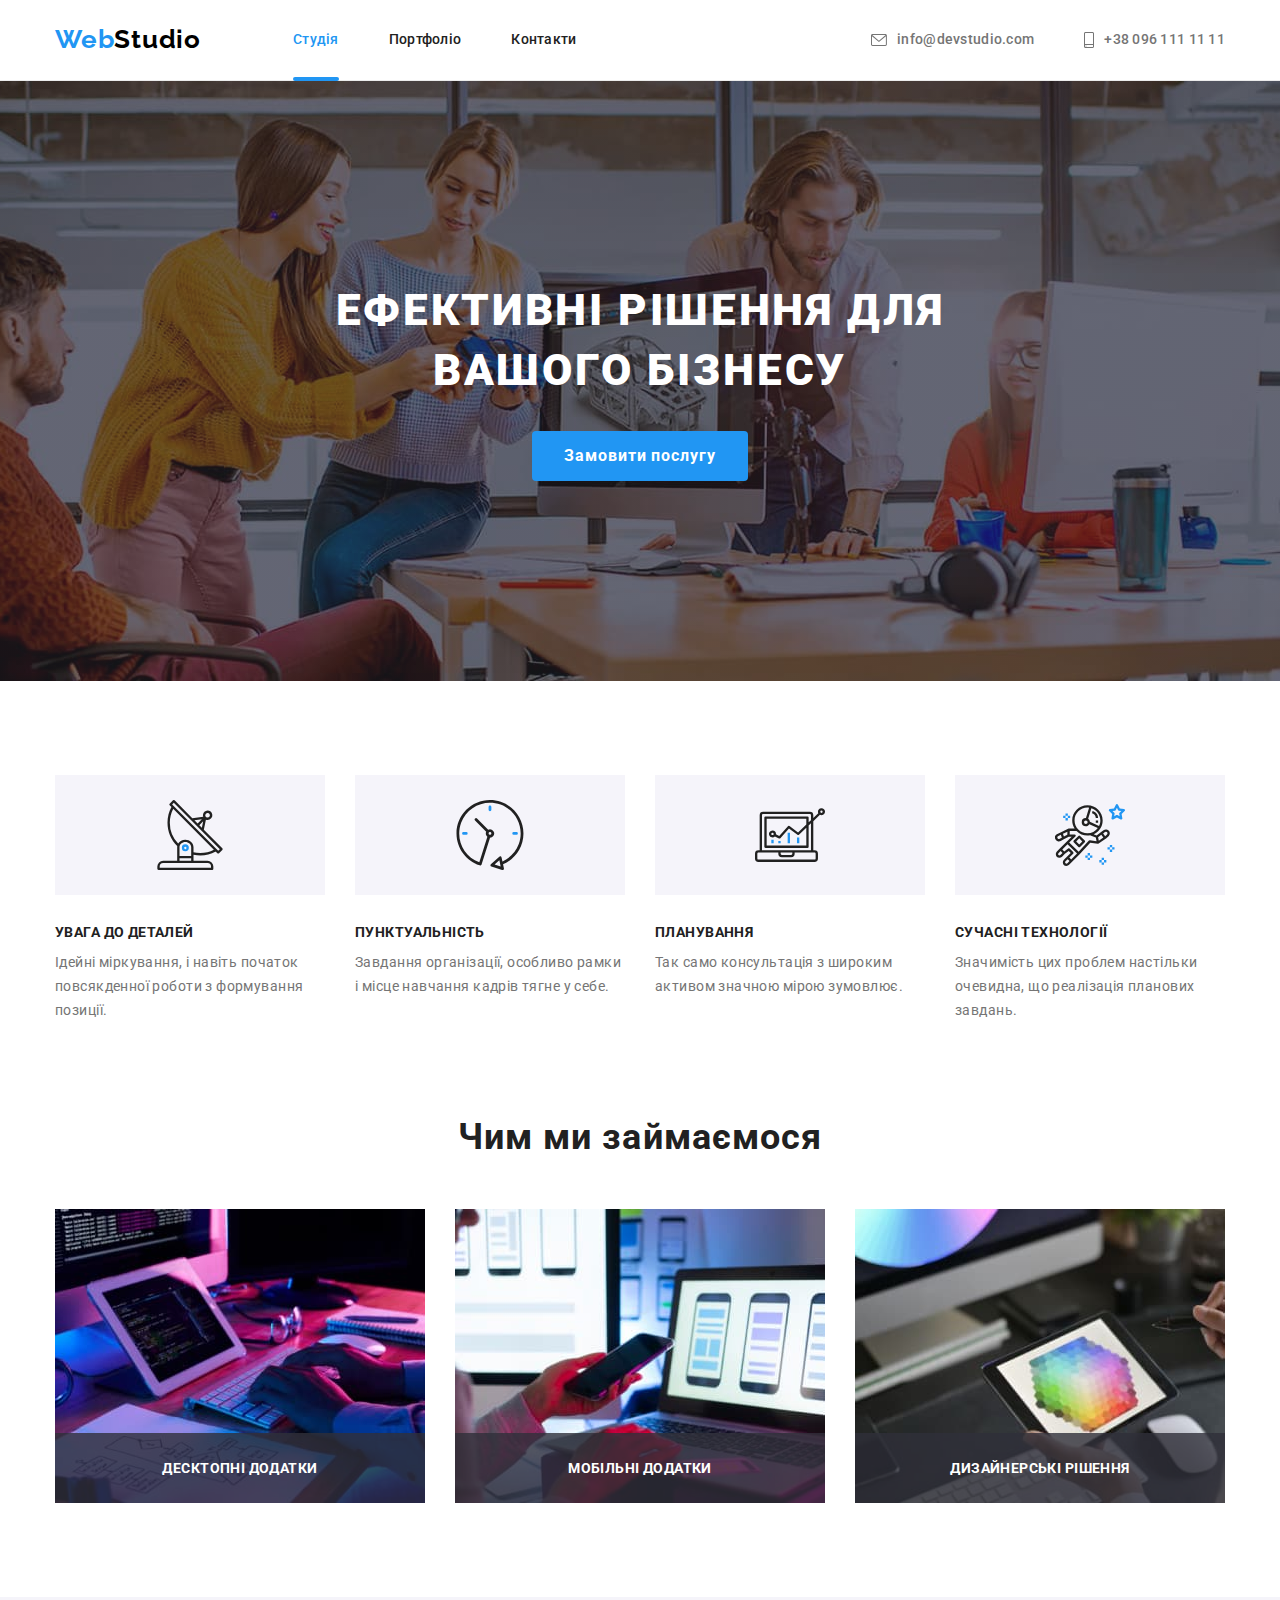
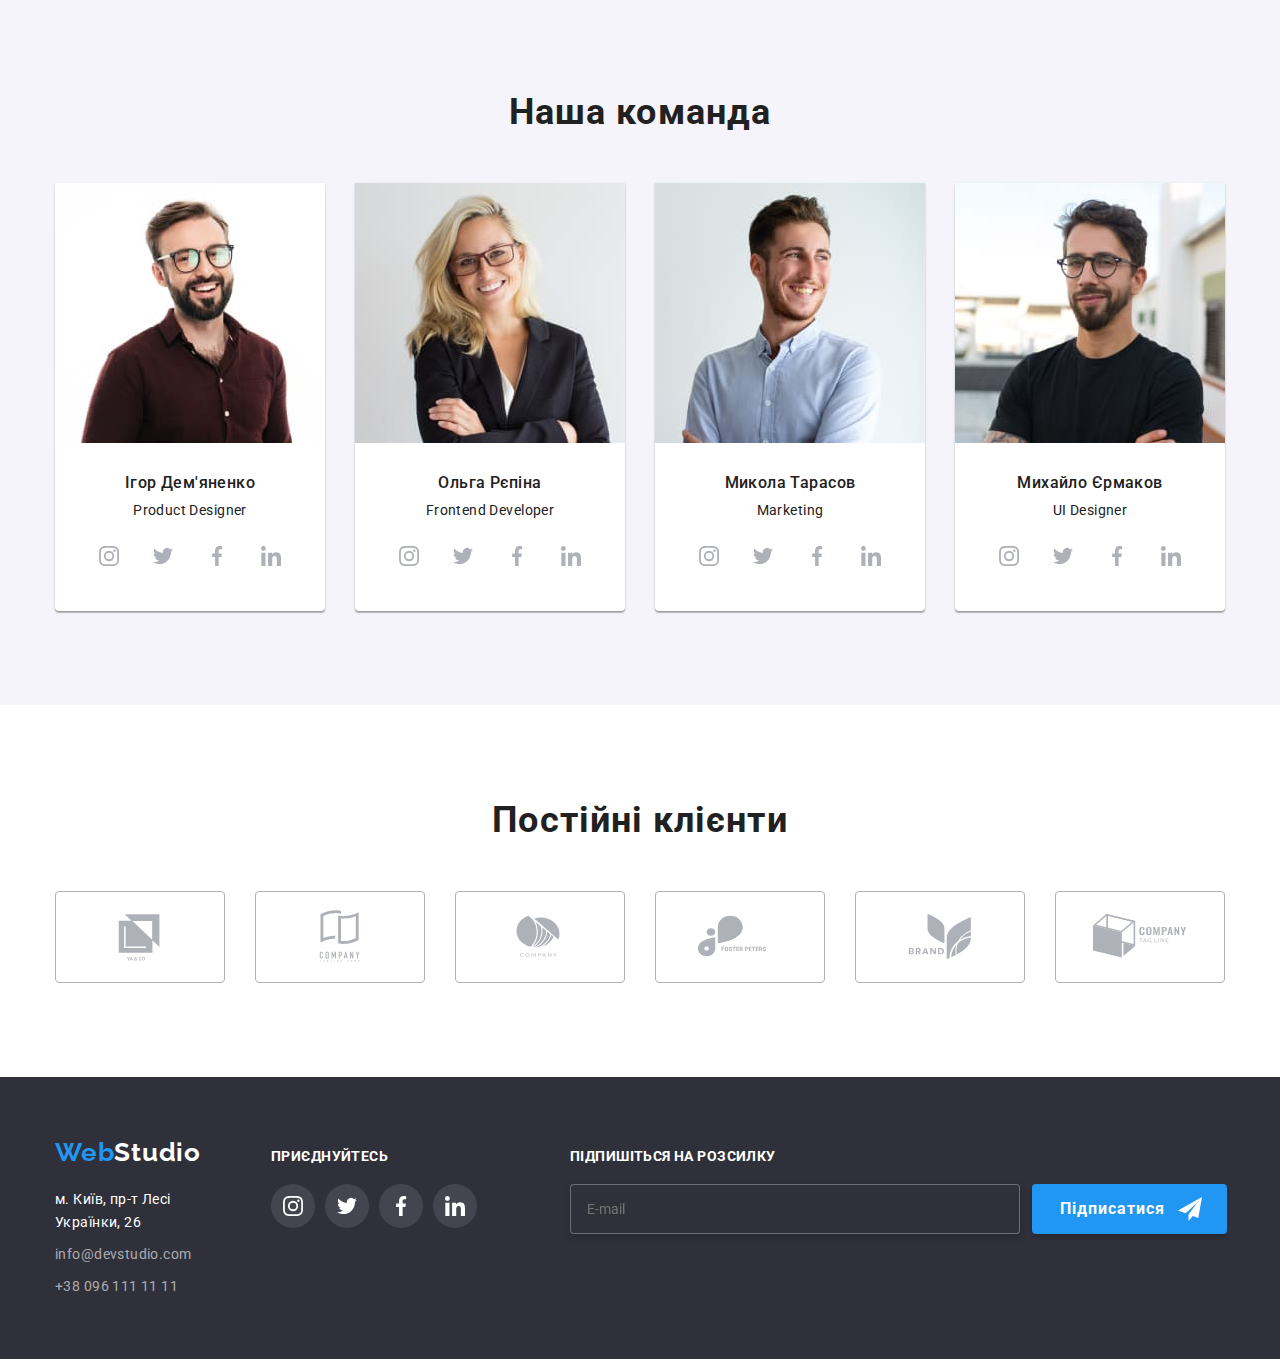
<file: index.html>
<!DOCTYPE html>
<html lang="uk">
  <head>
    <meta charset="UTF-8" />
    <meta http-equiv="X-UA-Compatible" content="IE=edge" />
    <meta name="viewport" content="width=device-width, initial-scale=1.0" />
    <title>WebStudio</title>
    <link
      href="https://fonts.googleapis.com/css2?family=Raleway:wght@700&family=Roboto:wght@400;500;700;900&display=swap"
      rel="stylesheet"
    />
    <link
      rel="stylesheet"
      href="https://cdnjs.cloudflare.com/ajax/libs/modern-normalize/1.1.0/modern-normalize.min.css"
    />
    <link rel="stylesheet" href="./css/main.min.css" />
  </head>
  <body>
    <header class="page-header">
      <div class="container main__nav">
        <div class="box main__nav">
          <a class="logo link" href="./index.html"
            >Web<span class="studio">Studio</span></a
          >
          <nav>
            <ul class="site-nav list">
              <li class="site-nav__item">
                <a class="site-nav__link link current" href="./index.html"
                  >Студія</a
                >
              </li>
              <li class="site-nav__item">
                <a class="site-nav__link link" href="./portfolio.html"
                  >Портфоліо</a
                >
              </li>
              <li class="site-nav__item">
                <a class="site-nav__link link" href="#">Контакти</a>
              </li>
            </ul>
          </nav>
        </div>

        <div class="box main__nav">
          <ul class="contacts-list list">
            <li class="contacts-list__item">
              <a
                href="mailto:info@devstudio.com"
                class="contacts-list__link link"
              >
                <svg class="mail-soc-icon" width="16" height="12">
                  <use href="./images/symbol-defs.svg#icon-envelope"></use>
                </svg>
                info@devstudio.com
              </a>
            </li>
            <li class="contacts-list__item">
              <a href="tel:+380961111111" class="contacts-list__link link">
                <svg class="tel-soc-icon" width="10" height="16">
                  <use href="./images/symbol-defs.svg#icon-smartphone"></use>
                </svg>
                +38 096 111 11 11</a
              >
            </li>
          </ul>
        </div>
        <button type="button" class="menu-btn" data-menu-open>
          <svg width="40" height="40" aria-label="Перемикач мобільного меню">
            <use
              class="icon-menu-btn"
              href="./images/icons.svg#icon-menu-btn"
            ></use>
          </svg>
        </button>
      </div>

      <div class="mob-menu is-hidden" data-menu>
        <div class="container">
          <div class="mob-menu-top">
            <button type="button" class="close-menu-btn" data-menu-close>
              <svg width="40" height="40">
                <use
                  class="icon-close-menu-btn"
                  href="./images/symbol-defs.svg#icon-close"
                ></use>
              </svg>
            </button>
            <ul class="mob-menu-nav list">
              <li class="mob-menu-nav__item">
                <a class="mob-menu-nav__link link current" href="./index.html"
                  >Студія</a
                >
              </li>
              <li class="mob-menu-nav__item">
                <a class="mob-menu-nav__link link" href="./portfolio.html"
                  >Портфоліо</a
                >
              </li>
              <li class="mob-menu-nav__item">
                <a class="mob-menu-nav__link link" href="#">Контакти</a>
              </li>
            </ul>
          </div>
          <div class="mob-menu-bottom">
            <ul class="contacts-mob-menu list">
              <li class="contacts-mob-menu__item">
                <a href="tel:+380961111111" class="contacts-mob-tel__link link">
                  +38 096 111 11 11</a
                >
              </li>
              <li class="contacts-mob-menu__item">
                <a
                  href="mailto:info@devstudio.com"
                  class="contacts-mob__link link"
                >
                  info@devstudio.com
                </a>
              </li>
            </ul>
            <ul class="mob-soc-list list">
              <li class="mob-soc-item">
                <a href="" class="mob-soc-link link">Instagram</a>
                <span class="line"></span>
              </li>
              <li class="mob-soc-item">
                <a href="" class="mob-soc-link link">Twitter</a
                ><span class="line"></span>
              </li>
              <li class="mob-soc-item">
                <a href="" class="mob-soc-link link">Facebook</a
                ><span class="line"></span>
              </li>
              <li class="mob-soc-item">
                <a href="" class="mob-soc-link link">LinkedIn</a>
              </li>
            </ul>
          </div>
        </div>
      </div>
    </header>

    <main>
      <section class="hero">
        <h1 class="hero-title">Ефективні рішення для вашого бізнесу</h1>
        <button data-modal-open type="button" class="modal-btn">
          Замовити послугу
        </button>
      </section>

      <section class="features">
        <div class="container">
          <h2 class="visually-hidden">Наші переваги</h2>
          <ul class="features__list list">
            <li class="features__item list">
              <div class="features__thumb">
                <svg class="features__icon" width="70" height="70">
                  <use href="./images/symbol-defs.svg#icon-antenna"></use>
                </svg>
              </div>
              <h3 class="features__title">Увага до деталей</h3>
              <p class="features__text">
                Ідейні міркування, і навіть початок повсякденної роботи з
                формування позиції.
              </p>
            </li>
            <li class="features__item list">
              <div class="features__thumb">
                <svg class="features__icon" width="70" height="70">
                  <use href="./images/symbol-defs.svg#icon-clock"></use>
                </svg>
              </div>
              <h3 class="features__title">Пунктуальність</h3>
              <p class="features__text">
                Завдання організації, особливо рамки і місце навчання кадрів
                тягне у себе.
              </p>
            </li>
            <li class="features__item list">
              <div class="features__thumb">
                <svg class="features__icon" width="70" height="70">
                  <use href="./images/symbol-defs.svg#icon-diagram"></use>
                </svg>
              </div>
              <h3 class="features__title">Планування</h3>
              <p class="features__text">
                Так само консультація з широким активом значною мірою зумовлює.
              </p>
            </li>
            <li class="features__item list">
              <div class="features__thumb">
                <svg class="features__icon" width="70" height="70">
                  <use href="./images/symbol-defs.svg#icon-astronaut"></use>
                </svg>
              </div>
              <h3 class="features__title">Сучасні технології</h3>
              <p class="features__text">
                Значимість цих проблем настільки очевидна, що реалізація
                планових завдань.
              </p>
            </li>
          </ul>
        </div>
      </section>

      <section class="work">
        <div class="container">
          <h2 class="work-title">Чим ми займаємося</h2>
          <ul class="work-list">
            <li class="work-item list">
              <img
                srcset="./images/img.jpg 1x, ./images/img@2x.jpg 2x"
                src="./images/img.jpg"
                alt="Людина набирає текст на клавіатурі"
                width="370"
              />
              <div class="activity-1">
                <p class="activity-text">Десктопні додатки</p>
              </div>
            </li>
            <li class="work-item list">
              <img
                srcset="./images/img1.jpg 1x, ./images/img1@2x.jpg 2x"
                src="./images/img1.jpg"
                alt="Людина працює на ноутбуці"
                width="370"
              />
              <div class="activity-2">
                <p class="activity-text">Мобільні додатки</p>
              </div>
            </li>
            <li class="work-item list">
              <img
                srcset="./images/img2.jpg 1x, ./images/img2@2x.jpg 2x"
                src="./images/img2.jpg"
                alt="Людина працює на планшеті з кольоровою палітрою"
                width="370"
              />
              <div class="activity-3">
                <p class="activity-text">Дизайнерські рішення</p>
              </div>
            </li>
          </ul>
        </div>
      </section>

      <section class="team">
        <div class="container">
          <h2 class="team-title">Наша команда</h2>
          <ul class="team-list">
            <li class="list team-item">
              <picture>
                <source
                  srcset="./images/man-desk.jpg 1x, ./images/man-desk@2x.jpg 2x"
                  media="(min-width: 1200px)"
                />
                <source
                  srcset="./images/man-tab.jpg 1x, ./images/man-tab@2x.jpg 2x"
                  media="(min-width: 768px)"
                />
                <source
                  srcset="./images/man-mob.jpg 1x, ./images/man-mob@2x.jpg 2x"
                  media="(max-width: 767px)"
                />
                <img
                  src="./images/man-desk.jpg"
                  alt="Ігор Дем'яненко"
                  width="270"
                />
              </picture>

              <div class="team-box">
                <h3 class="subtitle-team">Ігор Дем'яненко</h3>
                <p lang="en" class="text">Product Designer</p>
                <ul class="team-soc-list list">
                  <li class="team-soc-item">
                    <a href="" class="team-soc-link"
                      ><svg class="soc-icon" width="20" height="20">
                        <use
                          href="./images/symbol-defs.svg#icon-instagram"
                        ></use>
                      </svg>
                    </a>
                  </li>
                  <li class="team-soc-item">
                    <a href="" class="team-soc-link"
                      ><svg class="soc-icon" width="20" height="20">
                        <use href="./images/symbol-defs.svg#icon-twitter"></use>
                      </svg>
                    </a>
                  </li>
                  <li class="team-soc-item">
                    <a href="" class="team-soc-link"
                      ><svg class="soc-icon" width="20" height="20">
                        <use
                          href="./images/symbol-defs.svg#icon-facebook"
                        ></use>
                      </svg>
                    </a>
                  </li>
                  <li class="team-soc-item">
                    <a href="" class="team-soc-link"
                      ><svg class="soc-icon" width="20" height="20">
                        <use
                          href="./images/symbol-defs.svg#icon-linkedin"
                        ></use>
                      </svg>
                    </a>
                  </li>
                </ul>
              </div>
            </li>
            <li class="list team-item">
              <picture>
                <source
                  srcset="
                    ./images/woman-desk.jpg    1x,
                    ./images/woman-desk@2x.jpg 2x
                  "
                  media="(min-width: 1200px)"
                />
                <source
                  srcset="
                    ./images/woman-tab.jpg    1x,
                    ./images/woman-tab@2x.jpg 2x
                  "
                  media="(min-width: 768px)"
                />
                <source
                  srcset="
                    ./images/woman-mob.jpg    1x,
                    ./images/woman-mob@2x.jpg 2x
                  "
                  media="(max-width: 767px)"
                />
                <img
                  src="./images/woman-desk.jpg"
                  alt="Ольга Рєпіна"
                  width="270"
                />
              </picture>

              <div class="team-box">
                <h3 class="subtitle-team">Ольга Рєпіна</h3>
                <p lang="en" class="text">Frontend Developer</p>
                <ul class="team-soc-list list">
                  <li class="team-soc-item">
                    <a href="" class="team-soc-link"
                      ><svg class="soc-icon" width="20" height="20">
                        <use
                          href="./images/symbol-defs.svg#icon-instagram"
                        ></use>
                      </svg>
                    </a>
                  </li>
                  <li class="team-soc-item">
                    <a href="" class="team-soc-link"
                      ><svg class="soc-icon" width="20" height="20">
                        <use href="./images/symbol-defs.svg#icon-twitter"></use>
                      </svg>
                    </a>
                  </li>
                  <li class="team-soc-item">
                    <a href="" class="team-soc-link"
                      ><svg class="soc-icon" width="20" height="20">
                        <use
                          href="./images/symbol-defs.svg#icon-facebook"
                        ></use>
                      </svg>
                    </a>
                  </li>
                  <li class="team-soc-item">
                    <a href="" class="team-soc-link"
                      ><svg class="soc-icon" width="20" height="20">
                        <use
                          href="./images/symbol-defs.svg#icon-linkedin"
                        ></use>
                      </svg>
                    </a>
                  </li>
                </ul>
              </div>
            </li>
            <li class="list team-item">
              <picture>
                <source
                  srcset="
                    ./images/man1-desk.jpg    1x,
                    ./images/man1-desk@2x.jpg 2x
                  "
                  media="(min-width: 1200px)"
                />
                <source
                  srcset="./images/man1-tab.jpg 1x, ./images/man1-tab@2x.jpg 2x"
                  media="(min-width: 768px)"
                />
                <source
                  srcset="./images/man1-mob.jpg 1x, ./images/man1-mob@2x.jpg 2x"
                  media="(max-width: 767px)"
                />
                <img
                  src="./images/man1-desk.jpg"
                  alt="Микола Тарасов"
                  width="270"
                />
              </picture>

              <div class="team-box">
                <h3 class="subtitle-team">Микола Тарасов</h3>
                <p lang="en" class="text">Marketing</p>
                <ul class="team-soc-list list">
                  <li class="team-soc-item">
                    <a href="" class="team-soc-link"
                      ><svg class="soc-icon" width="20" height="20">
                        <use
                          href="./images/symbol-defs.svg#icon-instagram"
                        ></use>
                      </svg>
                    </a>
                  </li>
                  <li class="team-soc-item">
                    <a href="" class="team-soc-link"
                      ><svg class="soc-icon" width="20" height="20">
                        <use href="./images/symbol-defs.svg#icon-twitter"></use>
                      </svg>
                    </a>
                  </li>
                  <li class="team-soc-item">
                    <a href="" class="team-soc-link"
                      ><svg class="soc-icon" width="20" height="20">
                        <use
                          href="./images/symbol-defs.svg#icon-facebook"
                        ></use>
                      </svg>
                    </a>
                  </li>
                  <li class="team-soc-item">
                    <a href="" class="team-soc-link"
                      ><svg class="soc-icon" width="20" height="20">
                        <use
                          href="./images/symbol-defs.svg#icon-linkedin"
                        ></use>
                      </svg>
                    </a>
                  </li>
                </ul>
              </div>
            </li>
            <li class="list team-item">
              <picture>
                <source
                  srcset="
                    ./images/man2-desk.jpg    1x,
                    ./images/man2-desk@2x.jpg 2x
                  "
                  media="(min-width: 1200px)"
                />
                <source
                  srcset="./images/man2-tab.jpg 1x, ./images/man2-tab@2x.jpg 2x"
                  media="(min-width: 768px)"
                />
                <source
                  srcset="./images/man2-mob.jpg 1x, ./images/man2-mob@2x.jpg 2x"
                  media="(max-width: 767px)"
                />
                <img
                  src="./images/man2-desk.jpg"
                  alt="Михайло Єрмаков"
                  width="270"
                />
              </picture>

              <div class="team-box">
                <h3 class="subtitle-team">Михайло Єрмаков</h3>
                <p lang="en" class="text">UI Designer</p>
                <ul class="team-soc-list list">
                  <li class="team-soc-item">
                    <a href="" class="team-soc-link"
                      ><svg class="soc-icon" width="20" height="20">
                        <use
                          href="./images/symbol-defs.svg#icon-instagram"
                        ></use>
                      </svg>
                    </a>
                  </li>
                  <li class="team-soc-item">
                    <a href="" class="team-soc-link"
                      ><svg class="soc-icon" width="20" height="20">
                        <use href="./images/symbol-defs.svg#icon-twitter"></use>
                      </svg>
                    </a>
                  </li>
                  <li class="team-soc-item">
                    <a href="" class="team-soc-link"
                      ><svg class="soc-icon" width="20" height="20">
                        <use
                          href="./images/symbol-defs.svg#icon-facebook"
                        ></use>
                      </svg>
                    </a>
                  </li>
                  <li class="team-soc-item">
                    <a href="" class="team-soc-link"
                      ><svg class="soc-icon" width="20" height="20">
                        <use
                          href="./images/symbol-defs.svg#icon-linkedin"
                        ></use>
                      </svg>
                    </a>
                  </li>
                </ul>
              </div>
            </li>
          </ul>
        </div>
      </section>

      <section class="clients">
        <div class="container">
          <h2 class="clients__title">Постійні клієнти</h2>
          <ul class="clients__list list">
            <li class="clients__item">
              <a class="clients__link" href=""
                ><svg class="clients__icon" width="106" height="60">
                  <use href="./images/symbol-defs.svg#icon-Client-2"></use>
                </svg>
              </a>
            </li>
            <li class="clients__item">
              <a class="clients__link" href=""
                ><svg class="clients__icon" width="106" height="60">
                  <use href="./images/symbol-defs.svg#icon-Client-1"></use>
                </svg>
              </a>
            </li>
            <li class="clients__item">
              <a class="clients__link" href=""
                ><svg class="clients__icon" width="106" height="60">
                  <use href="./images/symbol-defs.svg#icon-Client-3"></use>
                </svg>
              </a>
            </li>
            <li class="clients__item">
              <a class="clients__link" href=""
                ><svg class="clients__icon" width="106" height="60">
                  <use href="./images/symbol-defs.svg#icon-Client-4"></use>
                </svg>
              </a>
            </li>
            <li class="clients__item">
              <a class="clients__link" href=""
                ><svg class="clients__icon" width="106" height="60">
                  <use href="./images/symbol-defs.svg#icon-Client-5"></use>
                </svg>
              </a>
            </li>
            <li class="clients__item">
              <a class="clients__link" href=""
                ><svg class="clients__icon" width="106" height="60">
                  <use href="./images/symbol-defs.svg#icon-Client-6"></use>
                </svg>
              </a>
            </li>
          </ul>
        </div>
      </section>
    </main>

    <footer class="footer">
      <div class="container footer-thumb">
        <div class="footer-thumb-tablet">
          <div class="address-thumb">
            <a href="./index.html" class="logo-footer link"
              >Web<span class="studio">Studio</span></a
            >
            <address>
              <ul class="menu-list">
                <li class="list item">
                  <a
                    class="address-link"
                    href="https://goo.gl/maps/z2QzcaadqmwXCN8d9"
                    target="_blank"
                    rel="noopener noreferrer nofollow"
                  >
                    м. Київ, пр-т Лесі Українки, 26
                  </a>
                </li>
                <li class="list item">
                  <a class="link" href="mailto:info@devstudio.com"
                    >info@devstudio.com</a
                  >
                </li>
                <li class="list item">
                  <a class="link" href="tel:+380961111111">+38 096 111 11 11</a>
                </li>
              </ul>
            </address>
          </div>
          <div class="social-thumb">
            <p class="footer-text">приєднуйтесь</p>
            <ul class="footer-soc-list list">
              <li class="footer-soc-item">
                <a href="" class="footer-soc-link"
                  ><svg class="footer-soc-icon" width="20" height="20">
                    <use href="./images/symbol-defs.svg#icon-instagram"></use>
                  </svg>
                </a>
              </li>
              <li class="footer-soc-item">
                <a href="" class="footer-soc-link"
                  ><svg class="footer-soc-icon" width="20" height="20">
                    <use href="./images/symbol-defs.svg#icon-twitter"></use>
                  </svg>
                </a>
              </li>
              <li class="footer-soc-item">
                <a href="" class="footer-soc-link"
                  ><svg class="footer-soc-icon" width="20" height="20">
                    <use href="./images/symbol-defs.svg#icon-facebook"></use>
                  </svg>
                </a>
              </li>
              <li class="footer-soc-item">
                <a href="" class="footer-soc-link"
                  ><svg class="footer-soc-icon" width="20" height="20">
                    <use href="./images/symbol-defs.svg#icon-linkedin"></use>
                  </svg>
                </a>
              </li>
            </ul>
          </div>
        </div>

        <div class="mailing-list-thumb">
          <p class="footer-text">Підпишіться на розсилку</p>
          <form class="form-footer">
            <div class="form-footer-thumb">
              <input
                class="footer-input colortext"
                type="e-mail"
                placeholder="E-mail"
                required
              />
              <button class="btn-footer" type="submit">
                Підписатися
                <svg class="footer-icon-send" width="24" height="24">
                  <use href="./images/icons.svg#icon-send"></use>
                </svg>
              </button>
            </div>
          </form>
        </div>
      </div>
    </footer>
    <div data-modal class="backdrop is-hidden">
      <div class="modal">
        <button data-modal-close type="button" class="btn-close">
          <svg class="modal-close-icon" width="18px" height="18px">
            <use href="./images/symbol-defs.svg#icon-close"></use>
          </svg>
        </button>
        <p class="modal-title">Залиште свої дані, ми вам передзвонимо</p>
        <form class="modal-form">
          <div class="form-field">
            <label class="form-label" for="name">Ім'я</label>
            <input
              type="text"
              class="form-input"
              name="user-name"
              id="name"
              required
            />
            <svg class="form-input-icon" width="18px" height="18px">
              <use href="./images/icons.svg#icon-person-modal"></use>
            </svg>
          </div>

          <div class="form-field">
            <label class="form-label" for="tel">Телефон</label>
            <input
              type="tel"
              class="form-input"
              name="user-tel"
              id="tel"
              required
            />
            <svg class="form-input-icon" width="18px" height="18px">
              <use href="./images/icons.svg#icon-phone-modal"></use>
            </svg>
          </div>

          <div class="form-field">
            <label class="form-label" for="email">Пошта</label>
            <input
              type="email"
              class="form-input"
              name="user-email"
              id="email"
            /><svg class="form-input-icon" width="18px" height="18px">
              <use href="./images/icons.svg#icon-email-modal"></use>
            </svg>
          </div>
          <div class="form-field">
            <label for="user-text" class="form-label">Коментар</label>
            <textarea
              class="form-comment"
              name="user-text"
              id="user-text"
              placeholder="Введіть текст"
            ></textarea>
          </div>

          <div class="form-field-policy">
            <input
              class="checkbox visually-hidden"
              type="checkbox"
              name="policy"
              id="policy"
            />
            <label class="text-checkbox" for="policy"
              ><span
                ><svg class="icon-checked" width="16" height="15">
                  <use href="./images/icons.svg#icon-checked"></use>
                </svg> </span
              >Погоджуюся з розсилкою та приймаю
              <a class="modal-accept">Умови договору</a></label
            >
          </div>

          <button type="submit" class="send-btn">Відправити</button>
        </form>
      </div>
    </div>
    <script src="./js/modal.js"></script>
    <script src="./js/menu.js"></script>
  </body>
</html>
</file>
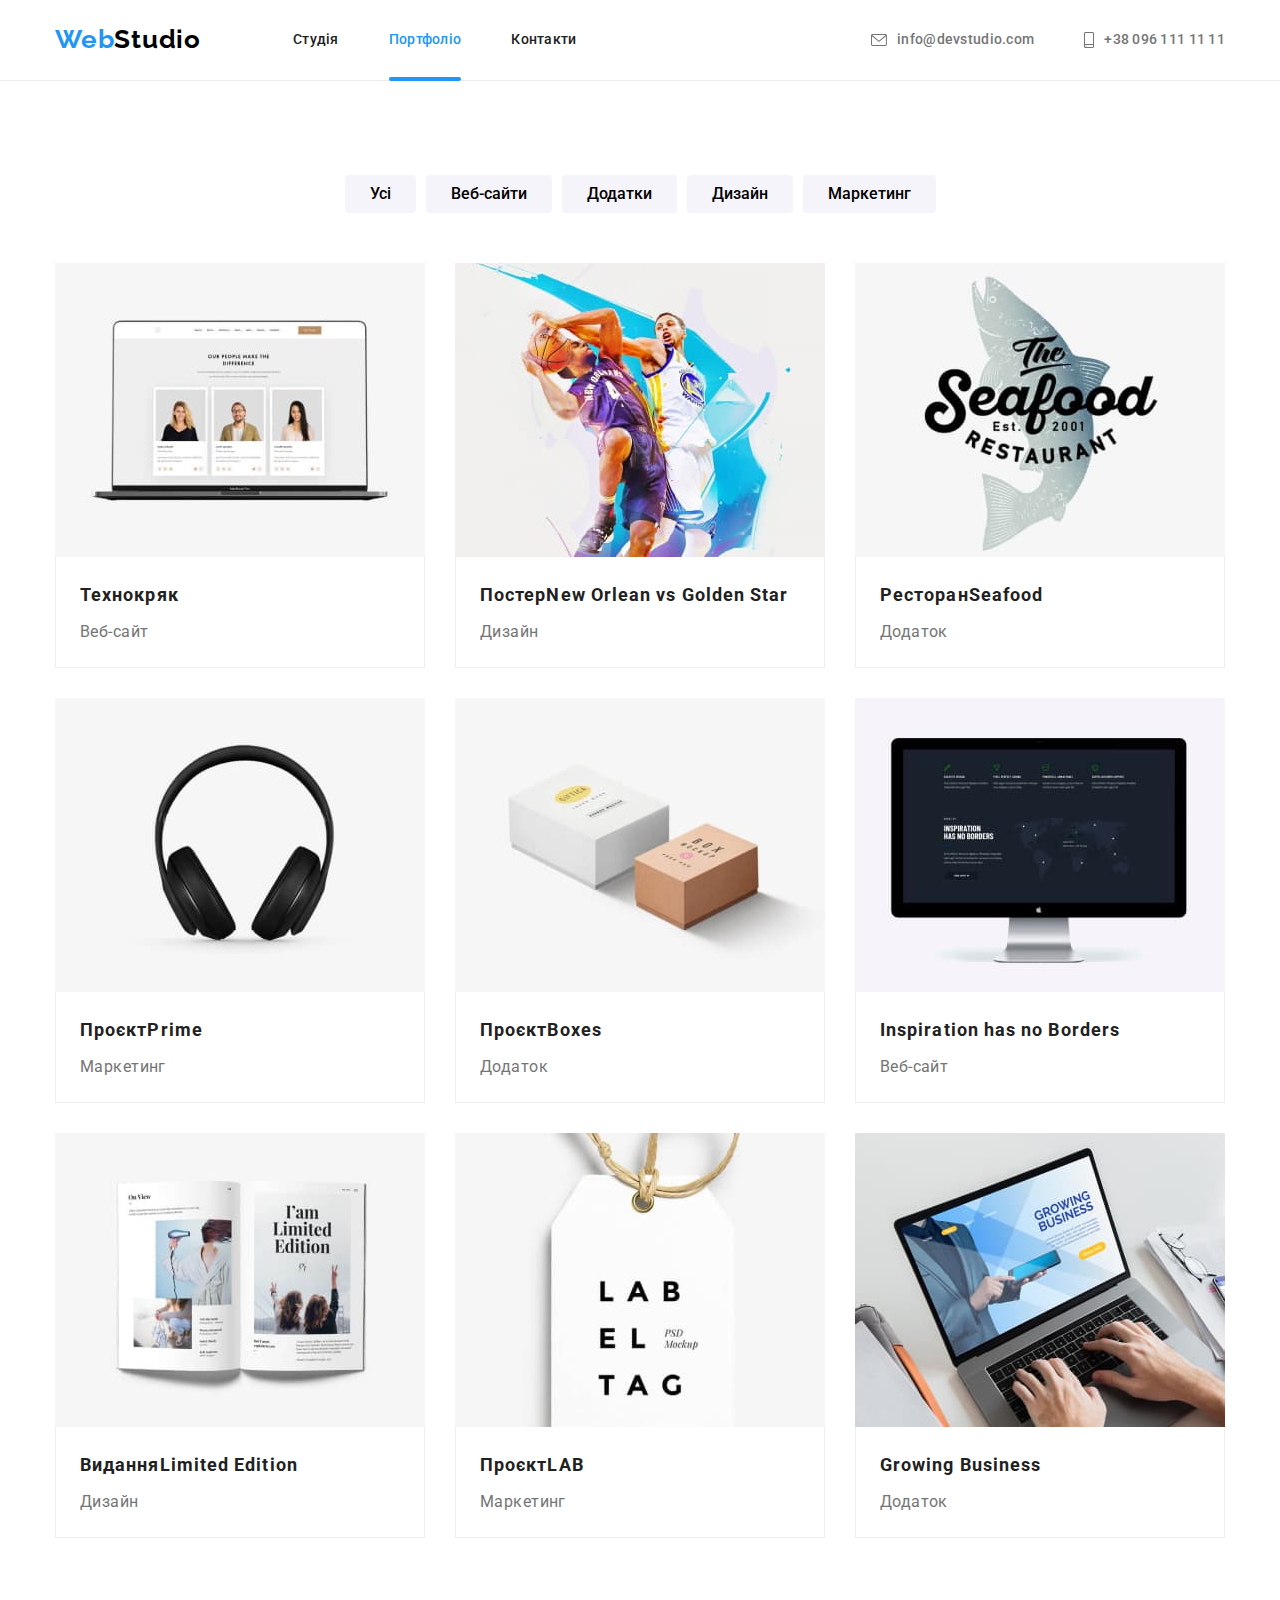
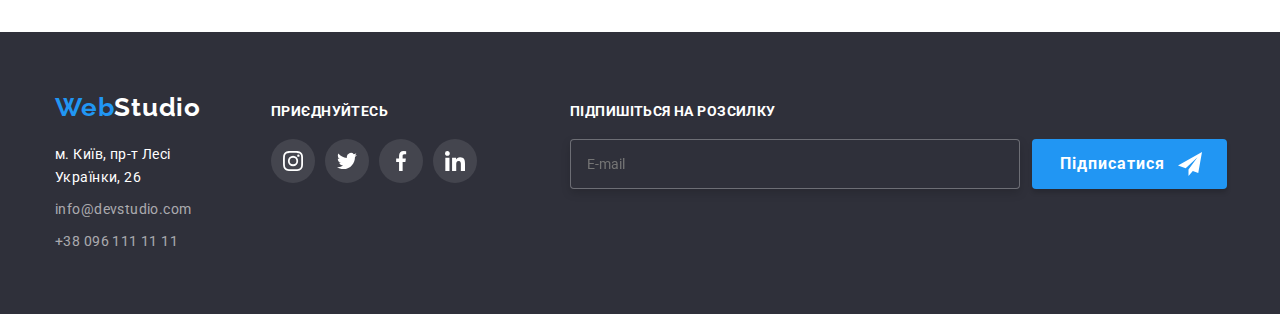
<file: portfolio.html>
<!DOCTYPE html>
<html lang="uk">
  <head>
    <meta charset="UTF-8" />
    <meta http-equiv="X-UA-Compatible" content="IE=edge" />
    <meta name="viewport" content="width=device-width, initial-scale=1.0" />
    <title>Portfolio</title>
    <link
      href="https://fonts.googleapis.com/css2?family=Raleway:wght@700&family=Roboto:wght@400;500;700;900&display=swap"
      rel="stylesheet"
    />
    <link
      rel="stylesheet"
      href="https://cdnjs.cloudflare.com/ajax/libs/modern-normalize/1.1.0/modern-normalize.min.css"
    />
    <link rel="stylesheet" href="./css/main.min.css" />
  </head>

  <body>
    <header class="page-header">
      <div class="container main__nav">
        <div class="box main__nav">
          <a class="logo link" href="./index.html"
            >Web<span class="studio">Studio</span></a
          >
          <nav>
            <ul class="site-nav list">
              <li class="site-nav__item">
                <a class="site-nav__link link" href="./index.html">Студія</a>
              </li>
              <li class="site-nav__item">
                <a class="site-nav__link link current" href="./portfolio.html"
                  >Портфоліо</a
                >
              </li>
              <li class="site-nav__item">
                <a class="site-nav__link link" href="#">Контакти</a>
              </li>
            </ul>
          </nav>
        </div>

        <div class="box main__nav">
          <ul class="contacts-list list">
            <li class="contacts-list__item">
              <a
                href="mailto:info@devstudio.com"
                class="contacts-list__link link"
              >
                <svg class="mail-soc-icon" width="16" height="12">
                  <use href="./images/symbol-defs.svg#icon-envelope"></use>
                </svg>
                info@devstudio.com
              </a>
            </li>
            <li class="contacts-list__item">
              <a href="tel:+380961111111" class="contacts-list__link link">
                <svg class="tel-soc-icon" width="10" height="16">
                  <use href="./images/symbol-defs.svg#icon-smartphone"></use>
                </svg>
                +38 096 111 11 11</a
              >
            </li>
          </ul>
        </div>
        <button type="button" class="menu-btn" data-menu-open>
          <svg width="40" height="40" aria-label="Перемикач мобільного меню">
            <use
              class="icon-menu-btn"
              href="./images/icons.svg#icon-menu-btn"
            ></use>
          </svg>
        </button>
      </div>

      <div class="mob-menu is-hidden" data-menu>
        <div class="container">
          <div class="mob-menu-top">
            <button type="button" class="close-menu-btn" data-menu-close>
              <svg width="40" height="40">
                <use
                  class="icon-close-menu-btn"
                  href="./images/symbol-defs.svg#icon-close"
                ></use>
              </svg>
            </button>
            <ul class="mob-menu-nav list">
              <li class="mob-menu-nav__item">
                <a class="mob-menu-nav__link link" href="./index.html"
                  >Студія</a
                >
              </li>
              <li class="mob-menu-nav__item">
                <a
                  class="mob-menu-nav__link link current"
                  href="./portfolio.html"
                  >Портфоліо</a
                >
              </li>
              <li class="mob-menu-nav__item">
                <a class="mob-menu-nav__link link" href="#">Контакти</a>
              </li>
            </ul>
          </div>
          <div class="mob-menu-bottom">
            <ul class="contacts-mob-menu list">
              <li class="contacts-mob-menu__item">
                <a href="tel:+380961111111" class="contacts-mob-tel__link link">
                  +38 096 111 11 11</a
                >
              </li>
              <li class="contacts-mob-menu__item">
                <a
                  href="mailto:info@devstudio.com"
                  class="contacts-mob__link link"
                >
                  info@devstudio.com
                </a>
              </li>
            </ul>
            <ul class="mob-soc-list list">
              <li class="mob-soc-item">
                <a href="" class="mob-soc-link link">Instagram</a>
                <span class="line"></span>
              </li>
              <li class="mob-soc-item">
                <a href="" class="mob-soc-link link">Twitter</a
                ><span class="line"></span>
              </li>
              <li class="mob-soc-item">
                <a href="" class="mob-soc-link link">Facebook</a
                ><span class="line"></span>
              </li>
              <li class="mob-soc-item">
                <a href="" class="mob-soc-link link">LinkedIn</a>
              </li>
            </ul>
          </div>
        </div>
      </div>
    </header>

    <main>
      <section class="portfolio-hero">
        <div class="container">
          <h1 class="visually-hidden">Фільтр</h1>

          <ul class="page-list list">
            <li class="some-item">
              <button class="modal-btn-list" type="button">Усі</button>
            </li>
            <li class="some-item">
              <button class="modal-btn-list" type="button">Веб-сайти</button>
            </li>
            <li class="some-item">
              <button class="modal-btn-list" type="button">Додатки</button>
            </li>
            <li class="some-item">
              <button class="modal-btn-list" type="button">Дизайн</button>
            </li>
            <li class="some-item">
              <button class="modal-btn-list" type="button">Маркетинг</button>
            </li>
          </ul>

          <ul class="portfolio-list list">
            <li class="item">
              <a class="card-link link" href="#">
                <div class="project-thumb">
                  <picture>
                    <source
                      srcset="
                        ./images/project1-desk.jpg    1x,
                        ./images/project1-desk@2x.jpg 2x
                      "
                      media="(min-width: 1200px)"
                    />
                    <source
                      srcset="
                        ./images/project1-tab.jpg    1x,
                        ./images/project1-tab@2x.jpg 2x
                      "
                      media="(min-width: 768px)"
                    />
                    <source
                      srcset="
                        ./images/project1-mob.jpg    1x,
                        ./images/project1-mob@2x.jpg 2x
                      "
                      media="(max-width: 767px)"
                    />
                    <img
                      src="./images/project1-desk.jpg"
                      alt="Екран ноутбука з відкритим сайтом"
                      width="370"
                      height="294"
                    />
                  </picture>

                  <p class="text-overlay">
                    Ресурс пропонує комплексні пропозиції з різним рівнем
                    функціоналу та сервісів. Все це дозволить відвідувачу
                    отримати вичерпні відомості про компанію чи приватну особу.
                  </p>
                </div>

                <div class="card-title">
                  <h2 class="portfolio-title">Технокряк</h2>
                  <p class="portfolio-text web-subtitle">Веб-сайт</p>
                </div>
              </a>
            </li>
            <li class="item">
              <a class="card-link link" href="#">
                <div class="project-thumb">
                  <picture>
                    <source
                      srcset="
                        ./images/project2-desk.jpg    1x,
                        ./images/project2-desk@2x.jpg 2x
                      "
                      media="(min-width: 1200px)"
                    />
                    <source
                      srcset="
                        ./images/project2-tab.jpg    1x,
                        ./images/project2-tab@2x.jpg 2x
                      "
                      media="(min-width: 768px)"
                    />
                    <source
                      srcset="
                        ./images/project2-mob.jpg    1x,
                        ./images/project2-mob@2x.jpg 2x
                      "
                      media="(max-width: 767px)"
                    />
                    <img
                      src="./images/project2-desk.jpg"
                      alt="Екран ноутбука з відкритим сайтом"
                      width="370"
                      height="294"
                    />
                  </picture>
                  <p class="text-overlay">
                    Ресурс пропонує комплексні пропозиції з різним рівнем
                    функціоналу та сервісів. Все це дозволить відвідувачу
                    отримати вичерпні відомості про компанію чи приватну особу.
                  </p>
                </div>
                <div class="card-title">
                  <h2 class="portfolio-title">
                    Постер<span lang="en">New Orlean vs Golden Star</span>
                  </h2>
                  <p class="portfolio-text">Дизайн</p>
                </div>
              </a>
            </li>
            <li class="item">
              <a class="card-link link" href="#">
                <div class="project-thumb">
                  <picture>
                    <source
                      srcset="
                        ./images/project3-desk.jpg    1x,
                        ./images/project3-desk@2x.jpg 2x
                      "
                      media="(min-width: 1200px)"
                    />
                    <source
                      srcset="
                        ./images/project3-tab.jpg    1x,
                        ./images/project3-tab@2x.jpg 2x
                      "
                      media="(min-width: 768px)"
                    />
                    <source
                      srcset="
                        ./images/project3-mob.jpg    1x,
                        ./images/project3-mob@2x.jpg 2x
                      "
                      media="(max-width: 767px)"
                    />
                    <img
                      src="./images/project3-desk.jpg"
                      alt="Екран ноутбука з відкритим сайтом"
                      width="370"
                      height="294"
                    />
                  </picture>
                  <p class="text-overlay">
                    Ресурс пропонує комплексні пропозиції з різним рівнем
                    функціоналу та сервісів. Все це дозволить відвідувачу
                    отримати вичерпні відомості про компанію чи приватну особу.
                  </p>
                </div>
                <div class="card-title">
                  <h2 class="portfolio-title">
                    Ресторан<span lang="en">Seafood</span>
                  </h2>
                  <p class="portfolio-text">Додаток</p>
                </div>
              </a>
            </li>
            <li class="item">
              <a class="card-link link" href="#">
                <div class="project-thumb">
                  <picture>
                    <source
                      srcset="
                        ./images/project4-desk.jpg    1x,
                        ./images/project1-desk@2x.jpg 2x
                      "
                      media="(min-width: 1200px)"
                    />
                    <source
                      srcset="
                        ./images/project4-tab.jpg    1x,
                        ./images/project4-tab@2x.jpg 2x
                      "
                      media="(min-width: 768px)"
                    />
                    <source
                      srcset="
                        ./images/project4-mob.jpg    1x,
                        ./images/project4-mob@2x.jpg 2x
                      "
                      media="(max-width: 767px)"
                    />
                    <img
                      src="./images/project4-desk.jpg"
                      alt="Екран ноутбука з відкритим сайтом"
                      width="370"
                      height="294"
                    />
                  </picture>
                  <p class="text-overlay">
                    Ресурс пропонує комплексні пропозиції з різним рівнем
                    функціоналу та сервісів. Все це дозволить відвідувачу
                    отримати вичерпні відомості про компанію чи приватну особу.
                  </p>
                </div>
                <div class="card-title">
                  <h2 class="portfolio-title">
                    Проєкт<span lang="en">Prime</span>
                  </h2>
                  <p class="portfolio-text">Маркетинг</p>
                </div>
              </a>
            </li>
            <li class="item">
              <a class="card-link link" href="#">
                <div class="project-thumb">
                  <picture>
                    <source
                      srcset="
                        ./images/project5-desk.jpg    1x,
                        ./images/project5-desk@2x.jpg 2x
                      "
                      media="(min-width: 1200px)"
                    />
                    <source
                      srcset="
                        ./images/project5-tab.jpg    1x,
                        ./images/project5-tab@2x.jpg 2x
                      "
                      media="(min-width: 768px)"
                    />
                    <source
                      srcset="
                        ./images/project5-mob.jpg    1x,
                        ./images/project5-mob@2x.jpg 2x
                      "
                      media="(max-width: 767px)"
                    />
                    <img
                      src="./images/project5-desk.jpg"
                      alt="Екран ноутбука з відкритим сайтом"
                      width="370"
                      height="294"
                    />
                  </picture>
                  <p class="text-overlay">
                    Ресурс пропонує комплексні пропозиції з різним рівнем
                    функціоналу та сервісів. Все це дозволить відвідувачу
                    отримати вичерпні відомості про компанію чи приватну особу.
                  </p>
                </div>
                <div class="card-title">
                  <h2 class="portfolio-title">
                    Проєкт<span lang="en">Boxes</span>
                  </h2>
                  <p class="portfolio-text">Додаток</p>
                </div>
              </a>
            </li>
            <li class="item">
              <a class="card-link link" href="#">
                <div class="project-thumb">
                  <picture>
                    <source
                      srcset="
                        ./images/project6-desk.jpg    1x,
                        ./images/project6-desk@2x.jpg 2x
                      "
                      media="(min-width: 1200px)"
                    />
                    <source
                      srcset="
                        ./images/project6-tab.jpg    1x,
                        ./images/project6-tab@2x.jpg 2x
                      "
                      media="(min-width: 768px)"
                    />
                    <source
                      srcset="
                        ./images/project6-mob.jpg    1x,
                        ./images/project6-mob@2x.jpg 2x
                      "
                      media="(max-width: 767px)"
                    />
                    <img
                      src="./images/project6-desk.jpg"
                      alt="Екран ноутбука з відкритим сайтом"
                      width="370"
                      height="294"
                    />
                  </picture>
                  <p class="text-overlay">
                    Ресурс пропонує комплексні пропозиції з різним рівнем
                    функціоналу та сервісів. Все це дозволить відвідувачу
                    отримати вичерпні відомості про компанію чи приватну особу.
                  </p>
                </div>
                <div class="card-title">
                  <h2 class="portfolio-title" lang="en">
                    Inspiration has no Borders
                  </h2>
                  <p class="portfolio-text">Веб-сайт</p>
                </div>
              </a>
            </li>
            <li class="item">
              <a class="card-link link" href="#">
                <div class="project-thumb">
                  <picture>
                    <source
                      srcset="
                        ./images/project7-desk.jpg    1x,
                        ./images/project7-desk@2x.jpg 2x
                      "
                      media="(min-width: 1200px)"
                    />
                    <source
                      srcset="
                        ./images/project7-tab.jpg    1x,
                        ./images/project7-tab@2x.jpg 2x
                      "
                      media="(min-width: 768px)"
                    />
                    <source
                      srcset="
                        ./images/project7-mob.jpg    1x,
                        ./images/project7-mob@2x.jpg 2x
                      "
                      media="(max-width: 767px)"
                    />
                    <img
                      src="./images/project7-desk.jpg"
                      alt="Екран ноутбука з відкритим сайтом"
                      width="370"
                      height="294"
                    />
                  </picture>
                  <p class="text-overlay">
                    Ресурс пропонує комплексні пропозиції з різним рівнем
                    функціоналу та сервісів. Все це дозволить відвідувачу
                    отримати вичерпні відомості про компанію чи приватну особу.
                  </p>
                </div>
                <div class="card-title">
                  <h2 class="portfolio-title">
                    Видання<span lang="en">Limited Edition</span>
                  </h2>
                  <p class="portfolio-text">Дизайн</p>
                </div>
              </a>
            </li>

            <li class="item">
              <a class="card-link link" href="#">
                <div class="project-thumb">
                  <picture>
                    <source
                      srcset="
                        ./images/project8-desk.jpg    1x,
                        ./images/project8-desk@2x.jpg 2x
                      "
                      media="(min-width: 1200px)"
                    />
                    <source
                      srcset="
                        ./images/project8-tab.jpg    1x,
                        ./images/project8-tab@2x.jpg 2x
                      "
                      media="(min-width: 768px)"
                    />
                    <source
                      srcset="
                        ./images/project8-mob.jpg    1x,
                        ./images/project8-mob@2x.jpg 2x
                      "
                      media="(max-width: 767px)"
                    />
                    <img
                      src="./images/project8-desk.jpg"
                      alt="Екран ноутбука з відкритим сайтом"
                      width="370"
                      height="294"
                    />
                  </picture>
                  <p class="text-overlay">
                    Ресурс пропонує комплексні пропозиції з різним рівнем
                    функціоналу та сервісів. Все це дозволить відвідувачу
                    отримати вичерпні відомості про компанію чи приватну особу.
                  </p>
                </div>
                <div class="card-title">
                  <h2 class="portfolio-title">
                    Проєкт<span lang="en">LAB</span>
                  </h2>
                  <p class="portfolio-text">Маркетинг</p>
                </div>
              </a>
            </li>
            <li class="item">
              <a class="card-link link" href="#">
                <div class="project-thumb">
                  <picture>
                    <source
                      srcset="
                        ./images/project9-desk.jpg    1x,
                        ./images/project9-desk@2x.jpg 2x
                      "
                      media="(min-width: 1200px)"
                    />
                    <source
                      srcset="
                        ./images/project9-tab.jpg    1x,
                        ./images/project9-tab@2x.jpg 2x
                      "
                      media="(min-width: 768px)"
                    />
                    <source
                      srcset="
                        ./images/project9-mob.jpg    1x,
                        ./images/project9-mob@2x.jpg 2x
                      "
                      media="(max-width: 767px)"
                    />
                    <img
                      src="./images/project9-desk.jpg"
                      alt="Екран ноутбука з відкритим сайтом"
                      width="370"
                      height="294"
                    />
                  </picture>
                  <p class="text-overlay">
                    Ресурс пропонує комплексні пропозиції з різним рівнем
                    функціоналу та сервісів. Все це дозволить відвідувачу
                    отримати вичерпні відомості про компанію чи приватну особу.
                  </p>
                </div>
                <div class="card-title">
                  <h2 class="portfolio-title" lang="en">Growing Business</h2>
                  <p class="portfolio-text">Додаток</p>
                </div>
              </a>
            </li>
          </ul>
        </div>
      </section>
    </main>

    <footer class="footer">
      <div class="container footer-thumb">
        <div class="footer-thumb-tablet">
          <div class="address-thumb">
            <a href="./index.html" class="logo-footer link"
              >Web<span class="studio">Studio</span></a
            >
            <address>
              <ul class="menu-list">
                <li class="list item">
                  <a
                    class="address-link"
                    href="https://goo.gl/maps/z2QzcaadqmwXCN8d9"
                    target="_blank"
                    rel="noopener noreferrer nofollow"
                  >
                    м. Київ, пр-т Лесі Українки, 26
                  </a>
                </li>
                <li class="list item">
                  <a class="link" href="mailto:info@devstudio.com"
                    >info@devstudio.com</a
                  >
                </li>
                <li class="list item">
                  <a class="link" href="tel:+380961111111">+38 096 111 11 11</a>
                </li>
              </ul>
            </address>
          </div>
          <div class="social-thumb">
            <p class="footer-text">приєднуйтесь</p>
            <ul class="footer-soc-list list">
              <li class="footer-soc-item">
                <a href="" class="footer-soc-link"
                  ><svg class="footer-soc-icon" width="20" height="20">
                    <use href="./images/symbol-defs.svg#icon-instagram"></use>
                  </svg>
                </a>
              </li>
              <li class="footer-soc-item">
                <a href="" class="footer-soc-link"
                  ><svg class="footer-soc-icon" width="20" height="20">
                    <use href="./images/symbol-defs.svg#icon-twitter"></use>
                  </svg>
                </a>
              </li>
              <li class="footer-soc-item">
                <a href="" class="footer-soc-link"
                  ><svg class="footer-soc-icon" width="20" height="20">
                    <use href="./images/symbol-defs.svg#icon-facebook"></use>
                  </svg>
                </a>
              </li>
              <li class="footer-soc-item">
                <a href="" class="footer-soc-link"
                  ><svg class="footer-soc-icon" width="20" height="20">
                    <use href="./images/symbol-defs.svg#icon-linkedin"></use>
                  </svg>
                </a>
              </li>
            </ul>
          </div>
        </div>

        <div class="mailing-list-thumb">
          <p class="footer-text">Підпишіться на розсилку</p>
          <form class="form-footer">
            <div class="form-footer-thumb">
              <input
                class="footer-input colortext"
                type="e-mail"
                placeholder="E-mail"
                required
              />
              <button class="btn-footer" type="submit">
                Підписатися
                <svg class="footer-icon-send" width="24" height="24">
                  <use href="./images/icons.svg#icon-send"></use>
                </svg>
              </button>
            </div>
          </form>
        </div>
      </div>
    </footer>
    <script src="./js/menu.js"></script>
  </body>
</html>
</file>
<file: css/main.min.css>
:root{--primery-text-color: #212121;--title-text-color: #757575;--accent-text-color: #2196f3;--primery-white-color: #ffffff;--primery-black-color: #000000;--bg-footer-color: #2f303a;--bg-our-team: #f5f4fa;--address-footer: rgba(255, 255, 255, 0.6);--button-color: #188ce8;--button-bcg-color: #f5f4fa;--bcg-hero-gradient: linear-gradient( rgba(47, 48, 58, 0.4), rgba(47, 48, 58, 0.4) )}.visually-hidden{position:absolute;white-space:nowrap;width:1px;height:1px;overflow:hidden;border:0;padding:0;clip:rect(0 0 0 0);-webkit-clip-path:inset(50%);clip-path:inset(50%);margin:-1px}.container{width:100%;padding:0 15px;margin:0 auto}@media screen and (min-width: 480px){.container{width:480px}}@media screen and (min-width: 768px){.container{width:768px}}@media screen and (min-width: 1200px){.container{width:1200px}}h1,h2,h3,h4,h5,h6,p,ul{margin:0}img{display:block;max-width:100%;height:auto;width:100%}button{cursor:pointer;border:none;font-family:inherit}a{cursor:pointer}body{background-color:var(--primery-white-color);font-family:"Roboto",sans-serif;color:var(--primery-text-color);font-size:14px;letter-spacing:.03em}.list{list-style:none;padding:0;margin:0}.link{text-decoration:none}.no-scroll{overflow:hidden}.page-header{width:100%;border-bottom:1px solid #ececec;background-color:var(--primery-white-color)}.box{width:1200px;padding:0;margin:0 auto}.main__nav{display:flex}@media screen and (max-width: 767px){.main__nav{position:relative}}.site-nav__link{position:relative;display:block;padding-top:32px;padding-bottom:32px;color:var(--primery-text-color);font-weight:500;font-size:14px;line-height:1.14;letter-spacing:.02em;transition:color 250ms cubic-bezier(0.4, 0, 0.2, 1)}.site-nav__link:hover,.site-nav__link:focus{color:var(--accent-text-color)}.site-nav__link.current{color:var(--accent-text-color)}.site-nav{display:flex;margin-left:92px}.site-nav__item:not(:last-child){margin-right:50px}@media screen and (max-width: 767px){.site-nav__link{display:none}}@media screen and (max-width: 767px){.contacts-list__item{display:none}}@media screen and (max-width: 1199px){.site-nav{margin-left:87px}}@media screen and (min-width: 1200px){.current::after{content:"";position:absolute;left:0;bottom:-1px;display:block;width:100%;height:4px;border-radius:2px;background-color:var(--accent-text-color)}}@media screen and (max-width: 1199px){.contacts-list{display:flex;flex-direction:column;margin-left:96px;gap:10px;margin-top:21px}.contacts-list__link{display:flex;align-items:center;margin-right:30px;color:var(--title-text-color);font-weight:500;font-size:10px;line-height:1.14;letter-spacing:.02em;transition:color 250ms cubic-bezier(0.4, 0, 0.2, 1)}.contacts-list__link:hover,.contacts-list__link.link:focus{color:var(--accent-text-color)}}@media screen and (min-width: 1200px){.contacts-list{display:flex;margin-left:auto}.contacts-list__link{padding-top:32px;padding-bottom:32px;display:flex;align-items:center;color:var(--title-text-color);font-weight:500;font-size:14px;line-height:1.14;letter-spacing:.02em;transition:color 250ms cubic-bezier(0.4, 0, 0.2, 1)}.contacts-list__link:hover,.contacts-list__link.link:focus{color:var(--accent-text-color)}}.contacts-list__item:not(:last-child){margin-right:50px}.mail-soc-icon{fill:currentColor;margin-right:10px}.contacts-list .mail-soc-icon:hover,.contacts-list .mail-soc-icon:focus{color:var(--accent-text-color)}.tel-soc-icon{fill:currentColor;margin-right:10px}.menu-btn{position:absolute;top:25%;right:15px;padding:0;bottom:none;background-color:rgba(0,0,0,0)}@media screen and (min-width: 768px){.menu-btn{display:none}}.mob-menu{position:fixed;top:0;background-color:var(--primery-white-color);width:100vw;height:100vh;z-index:1;padding-top:15px}.mob-menu>.container{height:100%;display:flex;flex-direction:column;justify-content:space-between;overflow:auto}.close-menu-btn{display:block;margin-left:auto;padding:0px;bottom:none;background-color:rgba(0,0,0,0)}.close-menu-btn:hover,.close-menu-btn:focus{color:var(--accent-text-color)}.mob-menu-nav{margin-bottom:50px}.mob-menu-nav .current{color:var(--accent-text-color)}.mob-menu-nav__item:not(:last-child){margin-bottom:32px}.mob-menu-nav__link{font-weight:500;font-size:40px;line-height:1.175;letter-spacing:.02em;color:var(--primery-text-color)}.contacts-mob-menu__item:not(:last-child){margin-bottom:32px}.contacts-mob__link{color:var(--title-text-color);font-weight:500;font-size:25px;line-height:1.14;letter-spacing:.02em}.contacts-mob-tel__link{font-weight:500;font-size:36px;line-height:1.175;letter-spacing:.02em;color:var(--accent-text-color)}.mob-soc-list{display:flex;margin-top:64px;margin-bottom:48px}.mob-soc-link{font-weight:500;font-size:18px;line-height:1.2222222222;letter-spacing:.02em;color:var(--accent-text-color)}.line{width:22px;height:0px;margin-left:10px;margin-right:10px;border:1px solid rgba(33,33,33,.2);transform:rotate(90deg)}.logo{display:block;padding:24px 0 25px 0;font-family:"Raleway";font-weight:700;font-size:26px;line-height:1.19;letter-spacing:.03em;color:var(--accent-text-color)}.studio{color:var(--primery-black-color)}.logo-footer{display:block;text-align:center;margin-bottom:20px}.logo-footer{font-family:"Raleway";font-weight:700;font-size:26px;line-height:1.19;letter-spacing:.03em;color:var(--accent-text-color)}@media screen and (min-width: 1200px){.logo-footer{display:inline-block;margin-bottom:20px}}.logo-footer .studio{color:var(--primery-white-color)}.hero{margin:auto;padding-top:118px;padding-bottom:118px;max-width:480px;height:400px;background-image:var(--bcg-hero-gradient),url(../images/hero-bcg-mobile.jpg);background-repeat:no-repeat;background-position:center;background-size:cover;background-color:#c4c4c4;text-align:center}@media screen and (min-width: 1200px){.hero{padding-top:200px;padding-bottom:200px;min-height:600px;max-width:1600px}}@media(min-device-pixel-ratio: 2),(-webkit-min-device-pixel-ratio: 2),(min-resolution: 192dpi),(min-resolution: 2dppx){.hero{background-image:var(--bcg-hero-gradient),url(../images/hero-bcg-mobile@2x.jpg)}}@media screen and (min-width: 768px){.hero{max-width:768px;background-image:var(--bcg-hero-gradient),url(../images/hero-bcg-tablet.jpg)}}@media screen and (min-width: 768px)and (min-device-pixel-ratio: 2),screen and (min-width: 768px)and (-webkit-min-device-pixel-ratio: 2),screen and (min-width: 768px)and (min-resolution: 192dpi),screen and (min-width: 768px)and (min-resolution: 2dppx){.hero .hero{background-image:var(--bcg-hero-gradient),url(../images/hero-bcg-tablet@2x.jpg)}}@media screen and (min-width: 1200px){.hero{max-width:1600px;background-image:var(--bcg-hero-gradient),url(../images/hero-bcg-desktop.jpg)}}@media screen and (min-width: 1200px)and (min-device-pixel-ratio: 2),screen and (min-width: 1200px)and (-webkit-min-device-pixel-ratio: 2),screen and (min-width: 1200px)and (min-resolution: 192dpi),screen and (min-width: 1200px)and (min-resolution: 2dppx){.hero{background-image:var(--bcg-hero-gradient),url(../images/hero-bcg-desktop@2x.jpg)}}.hero-title{margin-left:auto;margin-right:auto;color:var(--primery-white-color);font-weight:900;font-size:26px;line-height:1.61;letter-spacing:.06em;text-transform:uppercase}@media screen and (min-width: 768px){.hero-title{width:360px}}@media screen and (min-width: 1200px){.hero-title{width:696px;font-size:44px;line-height:1.36}}.modal-btn{display:inline-block;margin:0 auto;margin-top:30px;border-radius:4px;min-width:216px;padding:10px 32px;background-color:var(--accent-text-color);color:var(--primery-white-color);font-weight:700;font-size:16px;line-height:1.87;text-decoration:none;letter-spacing:.06em;transition:background-color 250ms cubic-bezier(0.4, 0, 0.2, 1)}.modal-btn:hover,.modal-btn:focus{background-color:var(--button-color)}.btn-footer{position:relative;background-color:var(--accent-text-color);color:var(--primery-white-color);padding:10px 62px 10px 28px;font-weight:bold;font-size:16px;letter-spacing:.06em;line-height:1.875;box-shadow:0px 4px 4px rgba(0,0,0,.15);border-radius:4px;transition:background-color 250ms cubic-bezier(0.4, 0, 0.2, 1)}.btn-footer:hover,.btn-footer:focus{background-color:var(--button-color)}.modal-btn-list{padding:6px 25px;border-radius:4px;background-color:var(--button-bcg-color);font-style:normal;font-weight:500;font-size:16px;line-height:1.62;transition:background-color 250ms cubic-bezier(0.4, 0, 0.2, 1)}.modal-btn-list:hover,.modal-btn-list:focus{color:var(--primery-white-color);background-color:var(--accent-text-color);box-shadow:0px 3px 1px rgba(0,0,0,.1),0px 1px 2px rgba(0,0,0,.08),0px 2px 2px rgba(0,0,0,.12)}.features__title{color:var(--primery-text-color);font-weight:700;font-size:14px;line-height:1.14;text-transform:uppercase;margin-bottom:10px}.features{padding-top:60px;padding-bottom:60px}@media screen and (min-width: 1200px){.features{padding-top:94px;padding-bottom:94px}}.features__list{display:flex;flex-wrap:wrap;gap:30px}.features__item{width:100%}@media screen and (min-width: 768px){.features__item{width:calc((100% - 30px)/2)}}@media screen and (min-width: 1200px){.features__item{width:calc((100% - 90px)/4)}}.features__text{color:var(--title-text-color);font-size:14px;line-height:1.71}.features__thumb{display:flex;background-color:#f5f4fa;height:120px;margin-bottom:30px;align-items:center;justify-content:center}.work-title{font-weight:700;font-size:36px;line-height:1.16;text-align:center;letter-spacing:.03em;color:var(--primery-text-color);margin-bottom:50px}.team-title{font-weight:700;font-size:36px;line-height:1.16;text-align:center;letter-spacing:.03em;color:var(--primery-text-color);margin-bottom:50px}.clients__title{font-weight:700;font-size:36px;line-height:1.16;text-align:center;letter-spacing:.03em;color:var(--primery-text-color);margin-bottom:50px}.work{padding-bottom:94px}@media screen and (max-width: 1199px){.work{position:absolute;white-space:nowrap;width:1px;height:1px;overflow:hidden;border:0;padding:0;clip:rect(0 0 0 0);-webkit-clip-path:inset(50%);clip-path:inset(50%);margin:-1px}}.work-list{position:relative;display:flex;padding-left:0}.work-list.item{max-width:370px}.work-list .work-item:not(:last-child){margin-right:30px}.activity-1{position:absolute;bottom:0;left:0;width:370px;height:70px;background:rgba(47,48,58,.8)}.activity-2{position:absolute;bottom:0;left:400px;width:370px;height:70px;background:rgba(47,48,58,.8)}.activity-3{position:absolute;bottom:0;left:800px;width:370px;height:70px;background:rgba(47,48,58,.8)}.activity-text{position:absolute;top:50%;left:50%;transform:translate(-50%, -50%);font-weight:700;font-size:14px;line-height:1.1428571429;text-align:center;letter-spacing:.03em;text-transform:uppercase;color:var(--primery-white-color)}.team-soc-list{display:flex;gap:10px;align-items:center;justify-content:center;margin-top:16px}.soc-icon{color:#afb1b8}.team-soc-item{height:44px;width:44px}.team-soc-link{display:flex;fill:currentColor;text-decoration:none;background-color:var(--primery-white-color);align-items:center;justify-content:center;border-radius:50%;width:100%;height:100%;fill:#afb1b8;transition:background-color 250ms cubic-bezier(0.4, 0, 0.2, 1)}.team-soc-link:hover,.team-soc-link:focus{background-color:var(--accent-text-color);fill:var(--primery-white-color)}.footer-soc-list{display:flex;gap:10px}@media screen and (min-width: 480px){.footer-soc-list{margin-top:0}}@media screen and (min-width: 768px){.footer-soc-list{margin-top:0}}.footer-soc-item{width:44px;height:44px}.footer-soc-link{display:flex;fill:currentColor;text-decoration:none;background-color:rgba(255,255,255,.1);align-items:center;justify-content:center;border-radius:50%;width:100%;height:100%;transition:background-color 250ms cubic-bezier(0.4, 0, 0.2, 1)}.footer-soc-link:hover,.footer-soc-link:focus{background-color:var(--accent-text-color)}.footer-soc-icon{color:var(--primery-white-color)}.soc-icon:hover,.soc-icon:focus{color:var(--primery-white-color)}.team-box{padding-top:30px;padding-bottom:30px;text-align:center}.subtitle-team{font-weight:500;font-size:16px;line-height:1.19;margin-bottom:10px}.team{padding-top:60px;padding-bottom:60px;background-color:var(--bg-our-team)}@media screen and (min-width: 1200px){.team{padding-top:94px;padding-bottom:94px}}.team.text{color:var(--title-text-color);font-size:16px;line-height:1.19}.team-title{font-size:28px;line-height:1.17;margin-bottom:30px}@media screen and (min-width: 1200px){.team-title{font-size:36px;margin-bottom:50px}}.team-list{display:flex;flex-wrap:wrap;gap:30px;padding-left:0}.team-item{width:100%;background:var(--primery-white-color);box-shadow:0px 1px 3px rgba(0,0,0,.12),0px 1px 1px rgba(0,0,0,.14),0px 2px 1px rgba(0,0,0,.2);border-radius:0px 0px 4px 4px}@media screen and (min-width: 768px){.team-item{width:calc((100% - 30px)/2)}}@media screen and (min-width: 1200px){.team-item{width:calc((100% - 90px)/4);width:270px;height:428px;left:215px;top:1632px}}.clients{background-color:var(--primery-white-color);padding-top:60px;padding-bottom:60px}@media screen and (min-width: 1200px){.clients{padding-top:94px;padding-bottom:94px}}.clients__title{font-size:28px;line-height:1.17;margin-bottom:17px}@media screen and (min-width: 768px){.clients__title{margin-bottom:30px}}@media screen and (min-width: 1200px){.clients__title{font-size:36px;margin-bottom:50px}}.clients__list{display:flex;flex-wrap:wrap;gap:30px;align-items:center;justify-content:center}.clients__item{width:170px;height:92px;width:calc((100% - 30px)/2)}@media screen and (min-width: 768px){.clients__item{width:calc((100% - 60px)/3)}}@media screen and (min-width: 1200px){.clients__item{width:calc((100% - 150px)/6)}}.clients__link{display:flex;fill:currentColor;align-items:center;justify-content:center;border:1px solid #afb1b8;border-radius:4px;width:100%;height:100%;fill:#afb1b8;transition:border-color 250ms cubic-bezier(0.4, 0, 0.2, 1),fill 250ms cubic-bezier(0.4, 0, 0.2, 1)}.clients__link:hover,.clients__link:focus{border-color:var(--accent-text-color);fill:var(--accent-text-color)}.footer{display:flex;align-items:baseline;background-color:var(--bg-footer-color);padding-top:60px;padding-bottom:60px}@media screen and (min-width: 768px){.footer{padding-top:60px}}@media screen and (min-width: 1200px){.menu-list{padding-left:0}.menu-list.link{font-size:14px;line-height:1.71}}.menu-list{padding-left:0}.menu-list .link{font-style:14px;line-height:1.71}address .link{font-style:normal;font-size:14px;line-height:1.7;color:var(--address-footer);transition:color 250ms cubic-bezier(0.4, 0, 0.2, 1)}address .link:hover,address .link:focus{color:var(--accent-text-color)}.address-link{font-style:normal;font-size:14px;line-height:1.7;color:var(--primery-white-color);text-decoration:none;transition:color 250ms cubic-bezier(0.4, 0, 0.2, 1)}.address-link:hover,.address-link:focus{color:var(--accent-text-color)}.menu-list{display:flex;flex-direction:column;justify-content:center;gap:8px}@media screen and (max-width: 1199px){.menu-list{align-items:center}}@media screen and (min-width: 1200px){.footer-thumb{display:flex;align-items:baseline;justify-content:space-between}}@media screen and (min-width: 1199px){.address-thumb{margin-right:70px}}@media screen and (min-width: 768px){.footer-thumb-tablet{display:flex;align-items:baseline;justify-content:space-around;margin-bottom:60px}}@media screen and (min-width: 1200px){.footer-thumb-tablet{margin-bottom:0}}.social-thumb{display:flex;flex-direction:column;align-items:center;gap:20px}@media screen and (max-width: 767px){.social-thumb{margin-top:60px}}@media screen and (min-width: 1200px){.social-thumb{align-items:flex-start}}.footer-text{text-align:center;color:var(--primery-white-color);font-weight:700;font-size:14px;line-height:1.1428571429;letter-spacing:.03em;text-transform:uppercase}@media screen and (min-width: 1200px){.footer-text{text-align:start}}@media screen and (min-width: 1200px){.footer-text{color:var(--primery-white-color);font-weight:700;font-size:14px;line-height:1.1428571429;letter-spacing:.03em;text-transform:uppercase}}.footer-input{background-color:var(--bg-footer-color);margin-top:20px;width:100%;height:50px;border:1px solid rgba(255,255,255,.3);filter:drop-shadow(0px 4px 4px rgba(0, 0, 0, 0.15));border-radius:4px;padding:15px 16px}@media screen and (min-width: 1200px){.footer-input{width:358px}}@media screen and (min-width: 768px){.footer-input{width:450px}}.footer-input:focus{border:1px solid var(--accent-text-color);outline:rgba(0,0,0,0)}.colortext{color:var(--primery-white-color)}.footer-icon-send{position:absolute;fill:currentColor;top:50%;right:13px;transform:translate(-50%, -50%)}.form-footer-thumb{display:flex;align-items:center;gap:20px}@media screen and (max-width: 1199px){.form-footer-thumb{flex-direction:column}}@media screen and (min-width: 1200px){.form-footer-thumb{display:flex;align-items:flex-end;gap:12px}}@media screen and (max-width: 767px){.mailing-list-thumb{margin-top:60px}}@media screen and (min-width: 1200px){.mailing-list-thumb{margin-top:0;margin-left:93px}}.text-overlay{position:absolute;display:flex;justify-content:center;align-items:center;top:0;left:0;height:101%;width:100%;padding:63px 24px;transform:translateY(100%);transition:transform 250ms cubic-bezier(0.4, 0, 0.2, 1);font-weight:400;font-size:18px;line-height:1.5555555556;letter-spacing:.03em;color:var(--primery-white-color);background-color:rgba(33,150,243,.9)}.backdrop{position:fixed;bottom:0;left:0;width:100%;height:100%;background-color:rgba(0,0,0,.2);transition:opacity 250ms cubic-bezier(0.4, 0, 0.2, 1),visibility 250ms cubic-bezier(0.4, 0, 0.2, 1)}.modal{position:absolute;top:50%;left:50%;width:450px;height:609px;background-color:var(--primery-white-color);box-shadow:0px 1px 3px rgba(0,0,0,.12),0px 1px 1px rgba(0,0,0,.14),0px 2px 1px rgba(0,0,0,.2);border-radius:4px;padding:40px;transform:translate(-50%, -50%) scale(1);transition:transform 250ms cubic-bezier(0.4, 0, 0.2, 1)}@media screen and (min-width: 1200px){.modal{width:528px;height:581px}}.backdrop.is-hidden .modal{transform:translate(-50%, -50%) scale(0)}.btn-close{position:absolute;top:8px;right:8px;width:30px;height:30px;background:var(--primery-white-color);border:1px solid rgba(0,0,0,.1);border-radius:50%;display:flex;justify-content:center;align-items:center;transition:background-color 250ms cubic-bezier(0.4, 0, 0.2, 1)}.btn-close:hover,.btn-close:focus{fill:var(--accent-text-color)}.is-hidden{opacity:0;visibility:hidden;pointer-events:none}.modal-title{font-weight:700;font-size:20px;line-height:1.15;text-align:center;letter-spacing:.03em;margin-bottom:12px;color:var(--primery-text-color)}.form-field{position:relative;display:flex;flex-direction:column;margin-bottom:10px;font-weight:400;font-size:12px;line-height:1.1666666667;letter-spacing:.01em;color:var(--title-text-color)}.modal-form .form-field:nth-last-child(-n+3){margin-bottom:0}.form-input-icon{position:absolute;top:50%;left:12px;transition:color 250ms cubic-bezier(0.4, 0, 0.2, 1)}.form-field:focus-within>.form-input-icon{fill:var(--accent-text-color)}.form-input{margin:0;padding-left:42px;width:100%;height:40px;border:1px solid rgba(33,33,33,.2);border-radius:4px;outline:rgba(0,0,0,0);transition:outline 250ms cubic-bezier(0.4, 0, 0.2, 1)}.form-input:focus,.form-input:focus{border:1px solid var(--accent-text-color)}.form-label{font-weight:400;font-size:12px;line-height:1.1666666667;letter-spacing:.01em;color:var(--title-text-color);margin-bottom:4px}.send-btn{display:block;margin:0 auto;width:200px;height:50px;margin-top:30px;padding:0;background:var(--accent-text-color);box-shadow:0px 4px 4px rgba(0,0,0,.15);border-radius:4px;align-items:center;text-align:center;letter-spacing:.06em;font-weight:700;font-size:16px;line-height:1.875;color:var(--primery-white-color);transition:background-color 250ms cubic-bezier(0.4, 0, 0.2, 1)}.send-btn:hover,.send-btn:focus{background-color:var(--button-color)}.form-comment{height:120px;width:100%;border:1px solid rgba(33,33,33,.2);border-radius:4px;resize:none;padding:12px 16px;margin-bottom:20px;outline:rgba(0,0,0,0);transition:outline 250ms cubic-bezier(0.4, 0, 0.2, 1)}.form-comment::-moz-placeholder{font-weight:400;font-size:12px;line-height:1.1666666667;letter-spacing:.01em;color:rgba(117,117,117,.5)}.form-comment:-ms-input-placeholder{font-weight:400;font-size:12px;line-height:1.1666666667;letter-spacing:.01em;color:rgba(117,117,117,.5)}.form-comment::placeholder{font-weight:400;font-size:12px;line-height:1.1666666667;letter-spacing:.01em;color:rgba(117,117,117,.5)}.modal-accept{color:var(--accent-text-color);text-decoration:underline}.text-checkbox{font-weight:400;font-size:12px;line-height:1.7142857143;letter-spacing:.03em;color:var(--title-text-color);display:flex;align-items:center;justify-content:center}@media screen and (min-width: 1200px){.text-checkbox{font-size:14px}}.text-checkbox span{width:16px;height:15px;border:2px solid var(--primery-text-color);border-radius:2px;margin-right:10px;display:flex;align-items:center;justify-content:center;fill:rgba(0,0,0,0)}.checkbox:checked+.text-checkbox span{background-color:var(--accent-text-color);border-color:rgba(0,0,0,0);fill:#fff}.checkbox:focus+.text-checkbox span{border-color:var(--accent-text-color)}.page-list{display:flex;flex-wrap:wrap;gap:10px;margin-bottom:40px}@media screen and (min-width: 768px){.page-list{justify-content:center}}@media screen and (min-width: 1200px){.page-list{display:flex;margin-bottom:50px;justify-content:center}.page-list.item{margin-right:8px}}.portfolio-hero{padding-top:60px;padding-bottom:60px}@media screen and (min-width: 1200px){.portfolio-hero{padding-top:94px;padding-bottom:94px}}.portfolio-title{margin-bottom:4px;color:var(--primery-text-color);font-weight:700;font-size:18px;line-height:2;letter-spacing:.06em}.portfolio-text{color:var(--title-text-color);font-size:16px;line-height:1.87}@media screen and (min-width: 768px){.web-subtitle{margin-bottom:36px}}@media screen and (min-width: 1200px){.web-subtitle{margin-bottom:0px}}.portfolio-list{display:flex;flex-wrap:wrap;justify-content:center;gap:30px}@media screen and (min-width: 768px){.portfolio-list{gap:30px;justify-content:flex-start}}.card-link{display:block}.card-link:hover,.card-link:focus{box-shadow:0px 1px 1px rgba(0,0,0,.12),0px 4px 4px rgba(0,0,0,.06),1px 4px 6px rgba(0,0,0,.16)}.card-link:hover .text-overlay{transform:translateY(0)}.portfolio-list .item{width:100%}@media screen and (min-width: 768px){.portfolio-list .item{width:100%;width:calc((100% - 30px)/2)}}@media screen and (min-width: 1200px){.portfolio-list .item{width:370px;width:calc((100% - 60px)/3)}}.card-title{padding:20px 24px;border:1px solid #eee;border-top:none}.project-thumb{position:relative;overflow:hidden}/*# sourceMappingURL=main.min.css.map */
</file>
